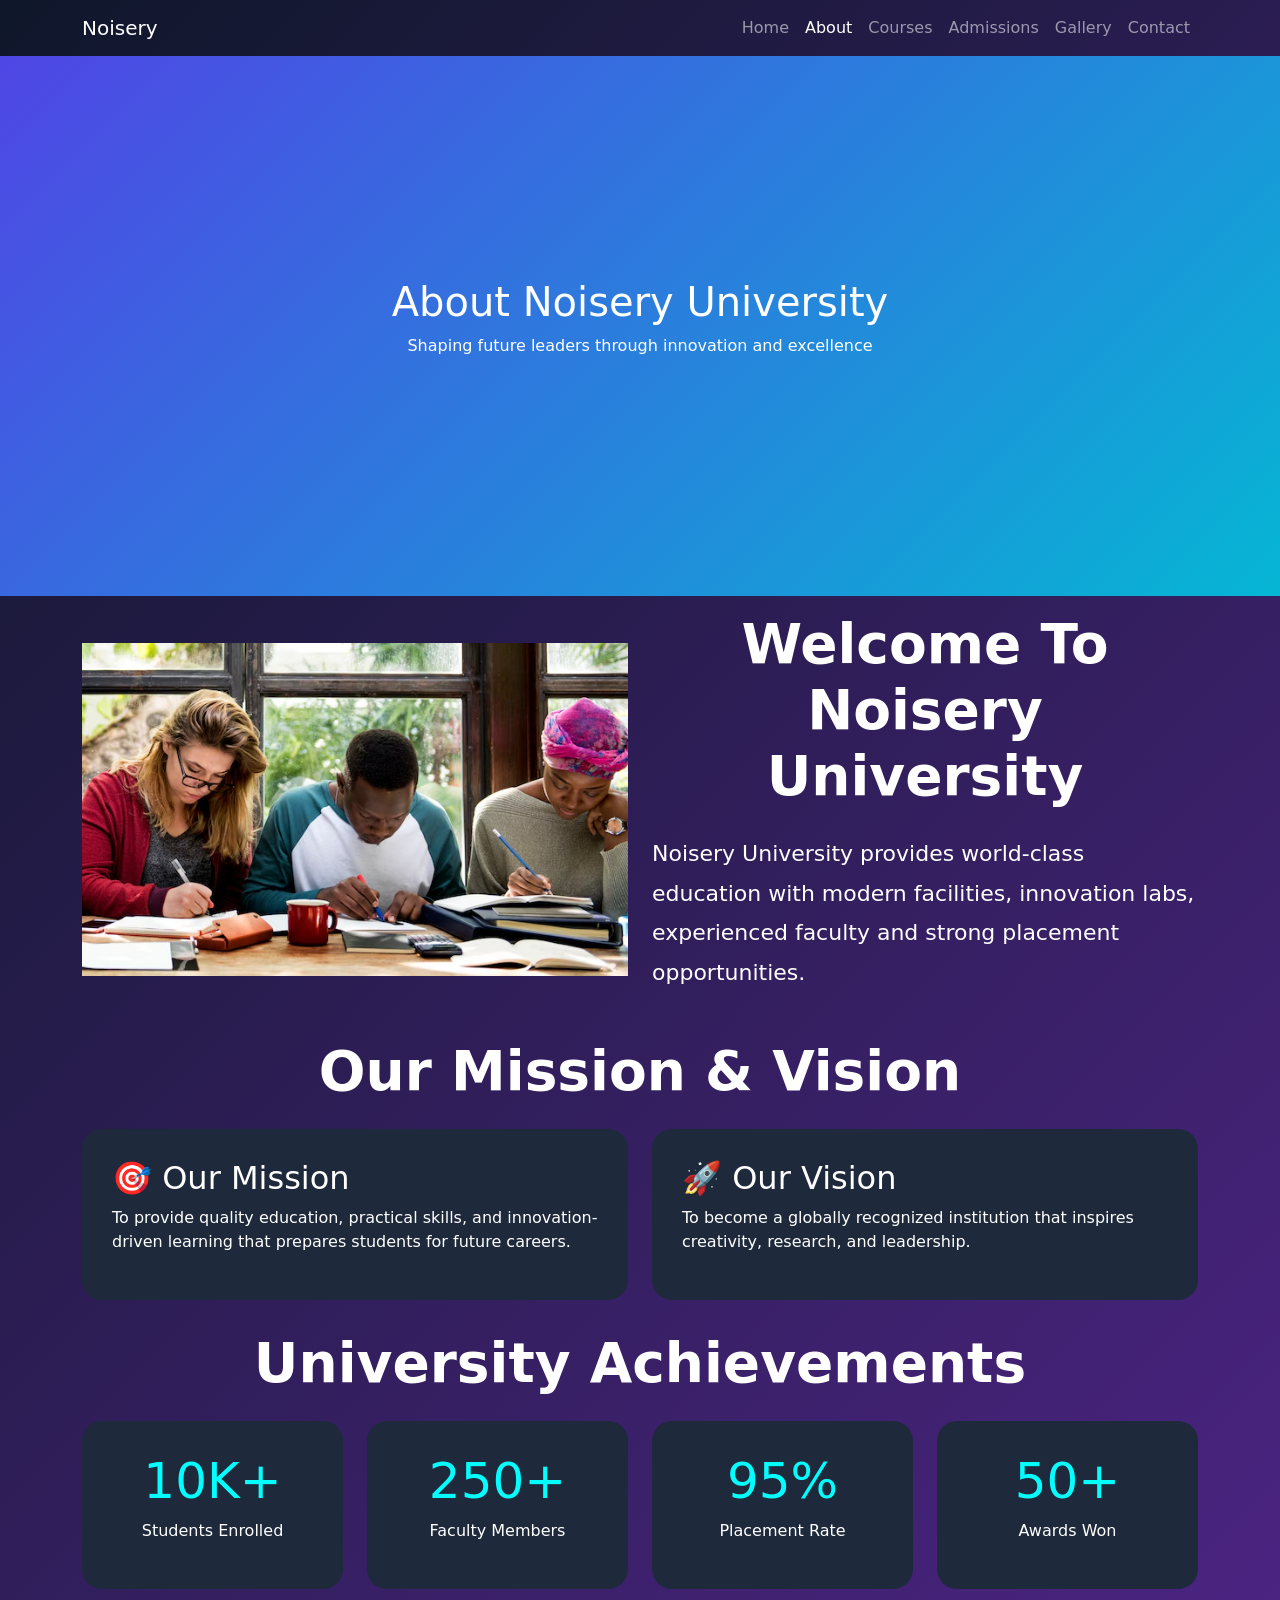
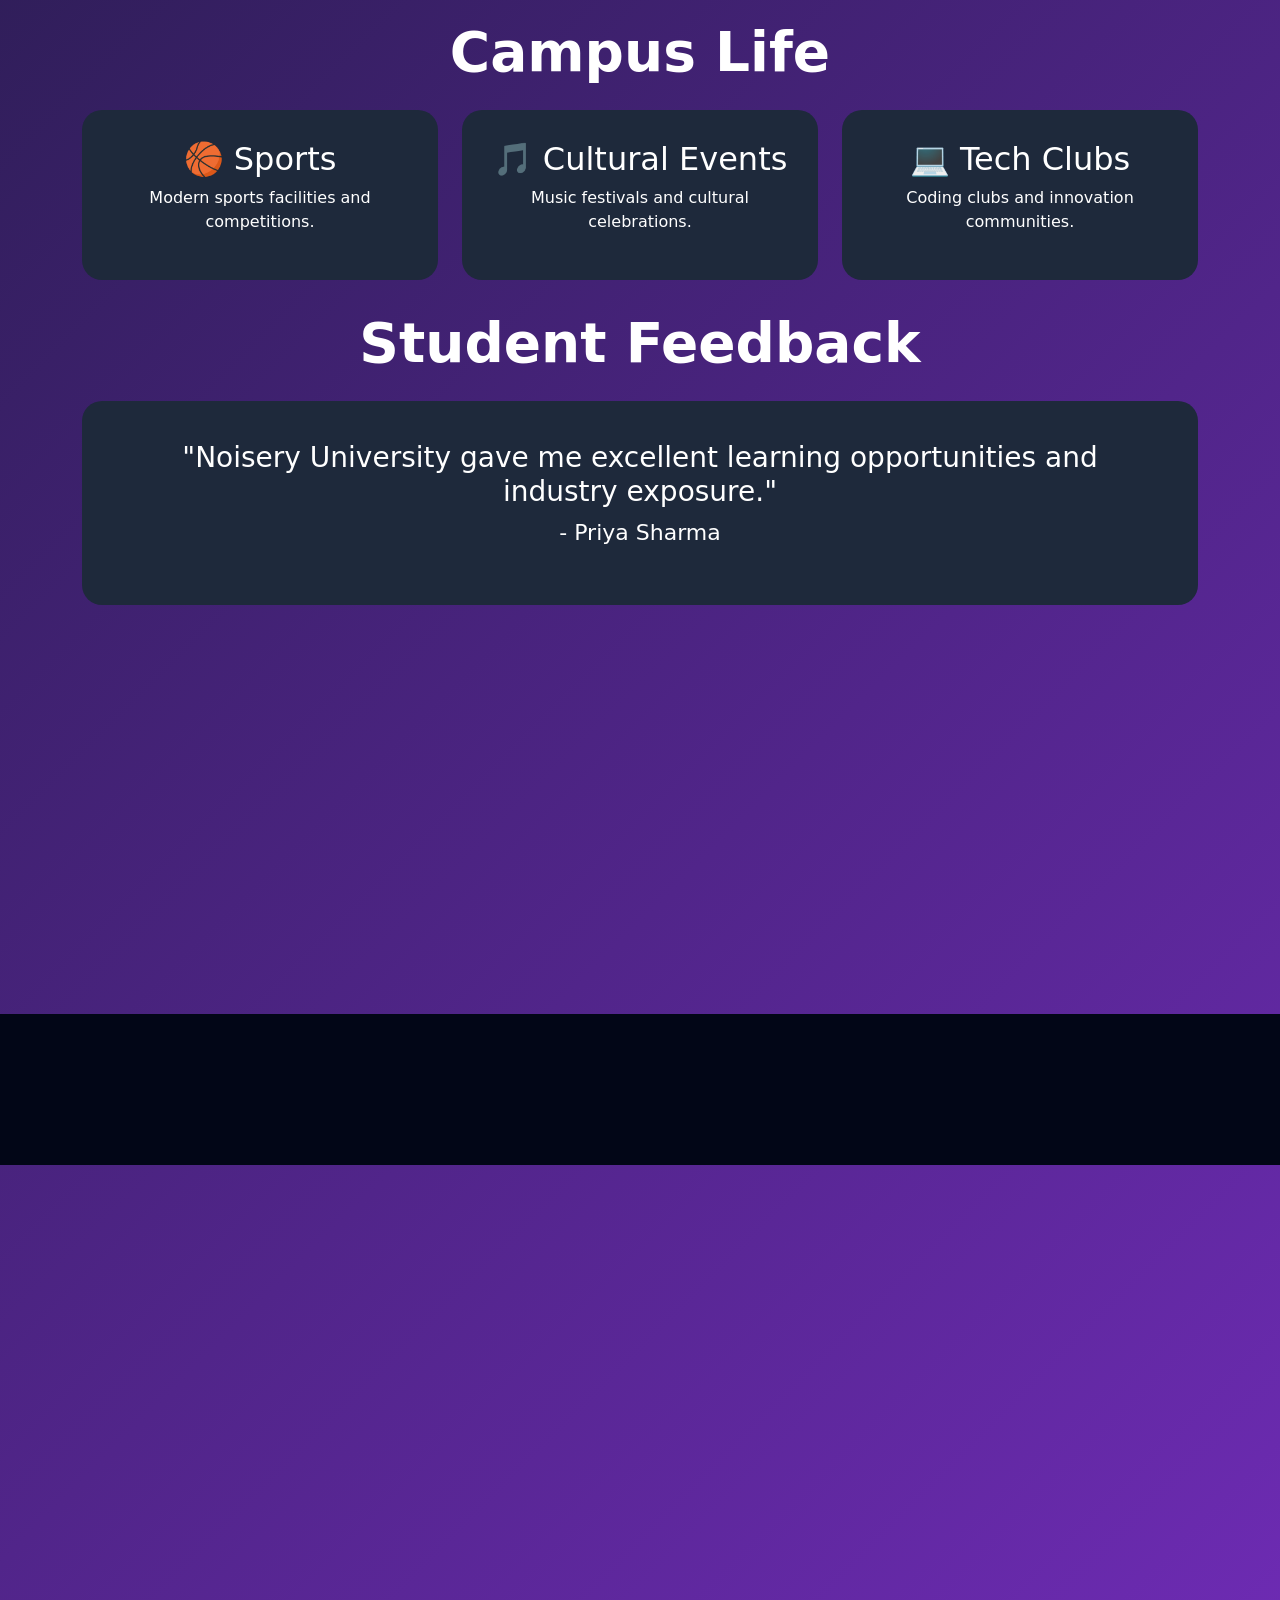
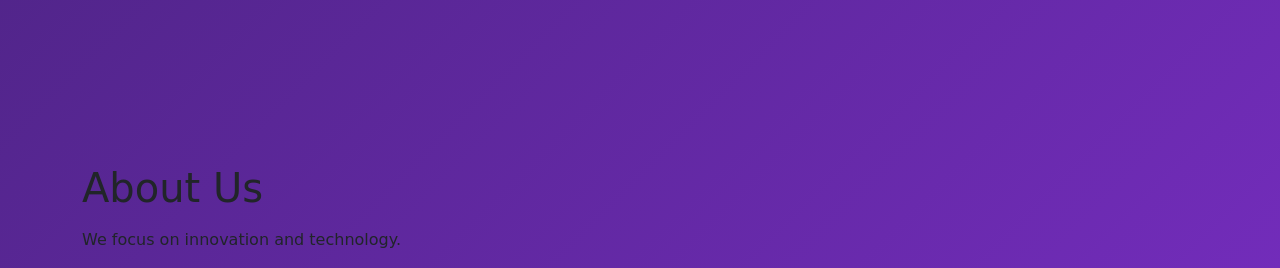
<file: about.html>
<!DOCTYPE html>
<html>
<head>
<title>About</title>

<link href="https://cdn.jsdelivr.net/npm/bootstrap@5.3.2/dist/css/bootstrap.min.css" rel="stylesheet">
<link rel="stylesheet" href="css 1/style.css">
<link href="https://unpkg.com/aos@2.3.4/dist/aos.css" rel="stylesheet">
</head>

<body>

<!-- SAME NAVBAR -->
<nav class="navbar navbar-expand-lg navbar-dark">
<div class="container">
<a class="navbar-brand" href="index.html">Noisery</a>
<div class="collapse navbar-collapse">
<ul class="navbar-nav ms-auto">
<li><a class="nav-link" href="index.html">Home</a></li>
<li><a class="nav-link" href="about.html">About</a></li>
<li><a class="nav-link" href="courses.html">Courses</a></li>
<li><a class="nav-link" href="admissions.html">Admissions</a></li>
<li><a class="nav-link" href="gallery.html">Gallery</a></li>
<li><a class="nav-link" href="contact.html">Contact</a></li>
</ul>
</div>
</div>
</nav>
<!-- HERO SECTION -->
<section class="about-hero text-center text-white d-flex align-items-center">
  <div class="container">
    <h1 data-aos="fade-up">About Noisery University</h1>
    <p data-aos="fade-up" data-aos-delay="200">
      Shaping future leaders through innovation and excellence
    </p>
  </div>
</section>
<!-- University Image Section -->

<section class="container py-5">

<div class="row align-items-center">

<div class="col-md-6">

<img src="img1/img 6.avif">


</div>

<div class="col-md-6">

<h1 class="section-heading">
Welcome To Noisery University
</h1>

<p class="university-text">

Noisery University provides world-class education with modern facilities, innovation labs, experienced faculty and strong placement opportunities.

</p>



</div>

</div>

</section>
<!-- OUR MISSION -->

<section class="container py-5">

<h1 class="section-heading">Our Mission & Vision</h1>

<div class="row g-4">

<div class="col-md-6">

<div class="about-card">

<h2>🎯 Our Mission</h2>

<p>
To provide quality education, practical skills, and innovation-driven learning that prepares students for future careers.
</p>

</div>

</div>


<div class="col-md-6">

<div class="about-card">

<h2>🚀 Our Vision</h2>

<p>
To become a globally recognized institution that inspires creativity, research, and leadership.
</p>

</div>

</div>

</div>

</section>



<!-- UNIVERSITY ACHIEVEMENTS -->

<section class="container py-5">

<h1 class="section-heading">University Achievements</h1>

<div class="row g-4 text-center">

<div class="col-md-3">

<div class="achievement-card">

<h1>10K+</h1>

<p>Students Enrolled</p>

</div>

</div>


<div class="col-md-3">

<div class="achievement-card">

<h1>250+</h1>

<p>Faculty Members</p>

</div>

</div>


<div class="col-md-3">

<div class="achievement-card">

<h1>95%</h1>

<p>Placement Rate</p>

</div>

</div>


<div class="col-md-3">

<div class="achievement-card">

<h1>50+</h1>

<p>Awards Won</p>

</div>

</div>

</div>

</section>



<!-- CAMPUS LIFE -->

<section class="container py-5">

<h1 class="section-heading">Campus Life</h1>

<div class="row g-4">

<div class="col-md-4">

<div class="campus-card">

<h2>🏀 Sports</h2>

<p>Modern sports facilities and competitions.</p>

</div>

</div>


<div class="col-md-4">

<div class="campus-card">

<h2>🎵 Cultural Events</h2>

<p>Music festivals and cultural celebrations.</p>

</div>

</div>


<div class="col-md-4">

<div class="campus-card">

<h2>💻 Tech Clubs</h2>

<p>Coding clubs and innovation communities.</p>

</div>

</div>

</div>

</section>



<!-- STUDENT FEEDBACK -->

<section class="container py-5">

<h1 class="section-heading">

Student Feedback

</h1>

<div class="feedback-card">

<h3>

"Noisery University gave me excellent learning opportunities and industry exposure."

</h3>

<p>

- Priya Sharma

</p>

</div>

</section>

<!-- ABOUT CONTENT -->
<section class="container py-5">
  <div class="row align-items-center">
    
    <div class="col-md-6" data-aos="fade-right">
      <img src="img1/img1.jpg" class="img-fluid rounded">
    </div>

    <div class="col-md-6" data-aos="fade-left">
      <h2>Who We Are</h2>
      <p>
        Noisery University is a modern institution focused on technology,
        innovation, and global education. We provide students with
        cutting-edge learning experiences.
      </p>
      <p>
        Our campus offers world-class facilities, experienced faculty,
        and strong industry connections.
      </p>
    </div>

  </div>
</section>

<!-- STATS SECTION -->
<section class="stats text-center text-white py-5">
  <div class="container">
    <div class="row">
      
      <div class="col-md-3" data-aos="zoom-in">
        <h2>5000+</h2>
        <p>Students</p>
      </div>

      <div class="col-md-3" data-aos="zoom-in" data-aos-delay="200">
        <h2>120+</h2>
        <p>Courses</p>
      </div>

      <div class="col-md-3" data-aos="zoom-in" data-aos-delay="400">
        <h2>300+</h2>
        <p>Faculty</p>
      </div>

      <div class="col-md-3" data-aos="zoom-in" data-aos-delay="600">
        <h2>95%</h2>
        <p>Placements</p>
      </div>

    </div>
  </div>
</section>

<!-- TEAM SECTION -->
<section class="container py-5">
  <h2 class="text-center mb-5" data-aos="fade-up">Our Leadership</h2>

  <div class="row text-center">
    
    <div class="col-md-4" data-aos="flip-left">
      <div class="card-custom p-3">
        <img src="img1/img3.jpeg" class="rounded-circle mb-3">
        <h5>Dr. Sharma</h5>
        <p>Vice Chancellor</p>
      </div>
    </div>

    <div class="col-md-4" data-aos="flip-left" data-aos-delay="200">
      <div class="card-custom p-3">
        <img src="img1/img4.jpeg" class="rounded-circle mb-3">
        <h5>Prof. Singh</h5>
        <p>Dean</p>
      </div>
    </div>

    <div class="col-md-4" data-aos="flip-left" data-aos-delay="400">
      <div class="card-custom p-3">
        <img src="img1/img2.jpg" class="rounded-circle mb-3">
        <h5>Dr. Kaur</h5>
        <p>Head of Department</p>
      </div>
    </div>

  </div>
</section>

<!-- CTA SECTION -->
<section class="text-center py-5">
  <h2 data-aos="fade-up">Join Noisery University Today</h2>
  <a href="admissions.html" class="btn btn-info mt-3" data-aos="zoom-in">
    Apply Now
  </a>
</section>
<div class="container mt-5">
<h1>About Us</h1>
<div class="card-custom mt-3">
<p>We focus on innovation and technology.</p>
</div>
</div>

<script src="js 1/script.js"></script>
<script src="https://unpkg.com/aos@2.3.4/dist/aos.js"></script>
<script>
AOS.init();
</script>
</body>
</html>
</file>
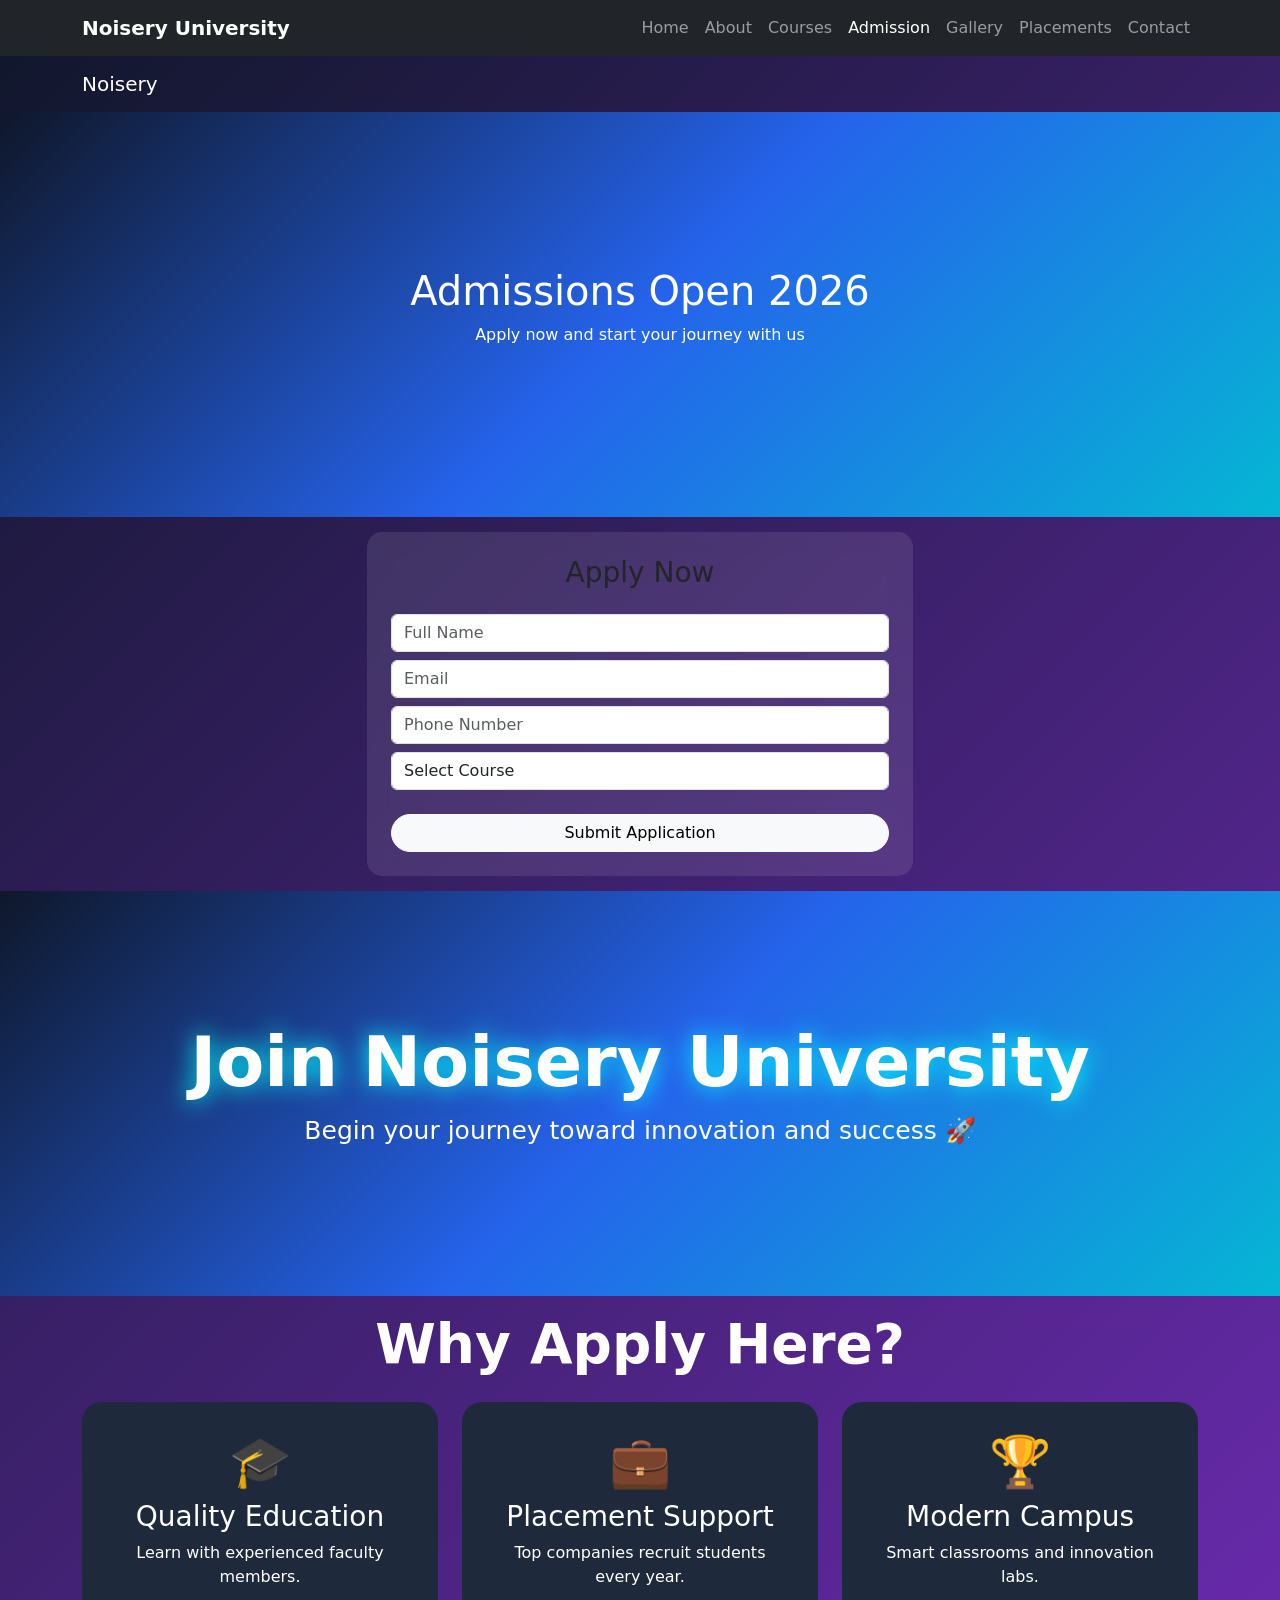
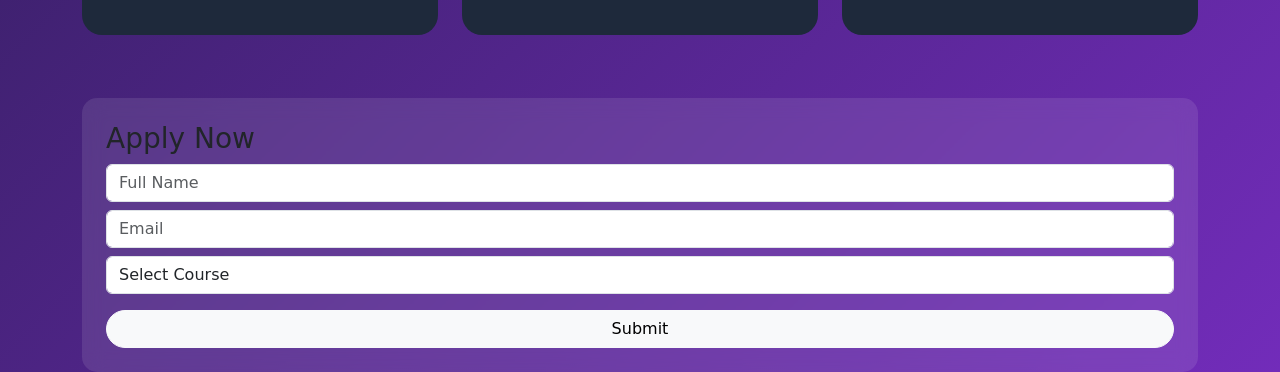
<file: admissions.html>
<!DOCTYPE html>
<html>
<head>
<title>Admissions</title>

<link href="https://cdn.jsdelivr.net/npm/bootstrap@5.3.2/dist/css/bootstrap.min.css" rel="stylesheet">
<link rel="stylesheet" href="css 1/style.css">
<link href="https://unpkg.com/aos@2.3.4/dist/aos.css" rel="stylesheet">
</head>

<body>
  <nav class="navbar navbar-expand-lg navbar-dark bg-dark sticky-top">

<div class="container">

<a class="navbar-brand fw-bold" href="index.html">
Noisery University
</a>

<button class="navbar-toggler"
type="button"
data-bs-toggle="collapse"
data-bs-target="#navbarNav">

<span class="navbar-toggler-icon"></span>

</button>

<div class="collapse navbar-collapse"
id="navbarNav">

<ul class="navbar-nav ms-auto">

<li class="nav-item">
<a class="nav-link" href="index.html">Home</a>
</li>

<li class="nav-item">
<a class="nav-link" href="about.html">About</a>
</li>

<li class="nav-item">
<a class="nav-link" href="courses.html">Courses</a>
</li>

<li class="nav-item">
<a class="nav-link active" href="admissions.html">Admission</a>
</li>

<li class="nav-item">
<a class="nav-link" href="gallery.html">Gallery</a>
</li>

<li class="nav-item">
<a class="nav-link" href="placements.html">Placements</a>
</li>

<li class="nav-item">
<a class="nav-link" href="contact.html">Contact</a>
</li>

</ul>

</div>

</div>

</nav>

<nav class="navbar navbar-expand-lg navbar-dark">
<div class="container">
<a class="navbar-brand" href="index.html">Noisery</a>
</div>
</nav>
<section class="admission-hero text-center text-white d-flex align-items-center">
  <div class="container">
    <h1 data-aos="fade-up">Admissions Open 2026</h1>
    <p data-aos="fade-up" data-aos-delay="200">
      Apply now and start your journey with us
    </p>
  </div>
</section>

<section class="container py-5">
  <div class="row justify-content-center">
    <div class="col-md-6">

      <form id="admissionForm" class="form-box glass p-4">

        <h3 class="text-center mb-4">Apply Now</h3>

        <input type="text" id="name" class="form-control my-2" placeholder="Full Name">
        
        <input type="email" id="email" class="form-control my-2" placeholder="Email">

        <input type="tel" id="phone" class="form-control my-2" placeholder="Phone Number">

        <select id="course" class="form-control my-2">
          <option value="">Select Course</option>
          <option>B.Tech</option>
          <option>MBA</option>
          <option>BCA</option>
          <option>AI & Data Science</option>
        </select>

        <button class="btn btn-light w-100 mt-3">Submit Application</button>

      </form>

    </div>
  </div>
</section>

<!-- SUCCESS POPUP -->
<div id="successPopup" class="popup">
  <div class="popup-content">
    <h2>🎉 Application Submitted!</h2>
    <p>We will contact you soon.</p>
    <button onclick="closePopup()" class="btn btn-info">OK</button>
  </div>
</div>

<!-- Admission Hero -->

<section class="admission-hero">

<div class="container text-center">

<h1 class="admission-heading">

Join Noisery University

</h1>

<p class="admission-text">

Begin your journey toward innovation and success 🚀

</p>

</div>

</section>



<!-- Admission Benefits -->

<section class="container py-5">

<h1 class="section-heading">

Why Apply Here?

</h1>

<div class="row g-4">

<div class="col-md-4">

<div class="benefit-card">

<h1>🎓</h1>

<h3>Quality Education</h3>

<p>Learn with experienced faculty members.</p>

</div>

</div>


<div class="col-md-4">

<div class="benefit-card">

<h1>💼</h1>

<h3>Placement Support</h3>

<p>Top companies recruit students every year.</p>

</div>

</div>


<div class="col-md-4">

<div class="benefit-card">

<h1>🏆</h1>

<h3>Modern Campus</h3>

<p>Smart classrooms and innovation labs.</p>

</div>

</div>

</div>

</section>
<div class="container mt-5">
<form id="form" class="glass p-4">
<h3>Apply Now</h3>

<input class="form-control my-2" placeholder="Full Name">
<input class="form-control my-2" placeholder="Email">

<select class="form-control my-2">
<option>Select Course</option>
<option>B.Tech</option>
<option>MBA</option>
</select>

<button class="btn btn-light w-100 mt-2">Submit</button>
</form>
</div>

<script src="js 1/form.js"></script>
<script src="js 1/script.js"></script>
<script src="https://unpkg.com/aos@2.3.4/dist/aos.js"></script>
<script>
AOS.init();
</script>
</body>
</html>
</file>
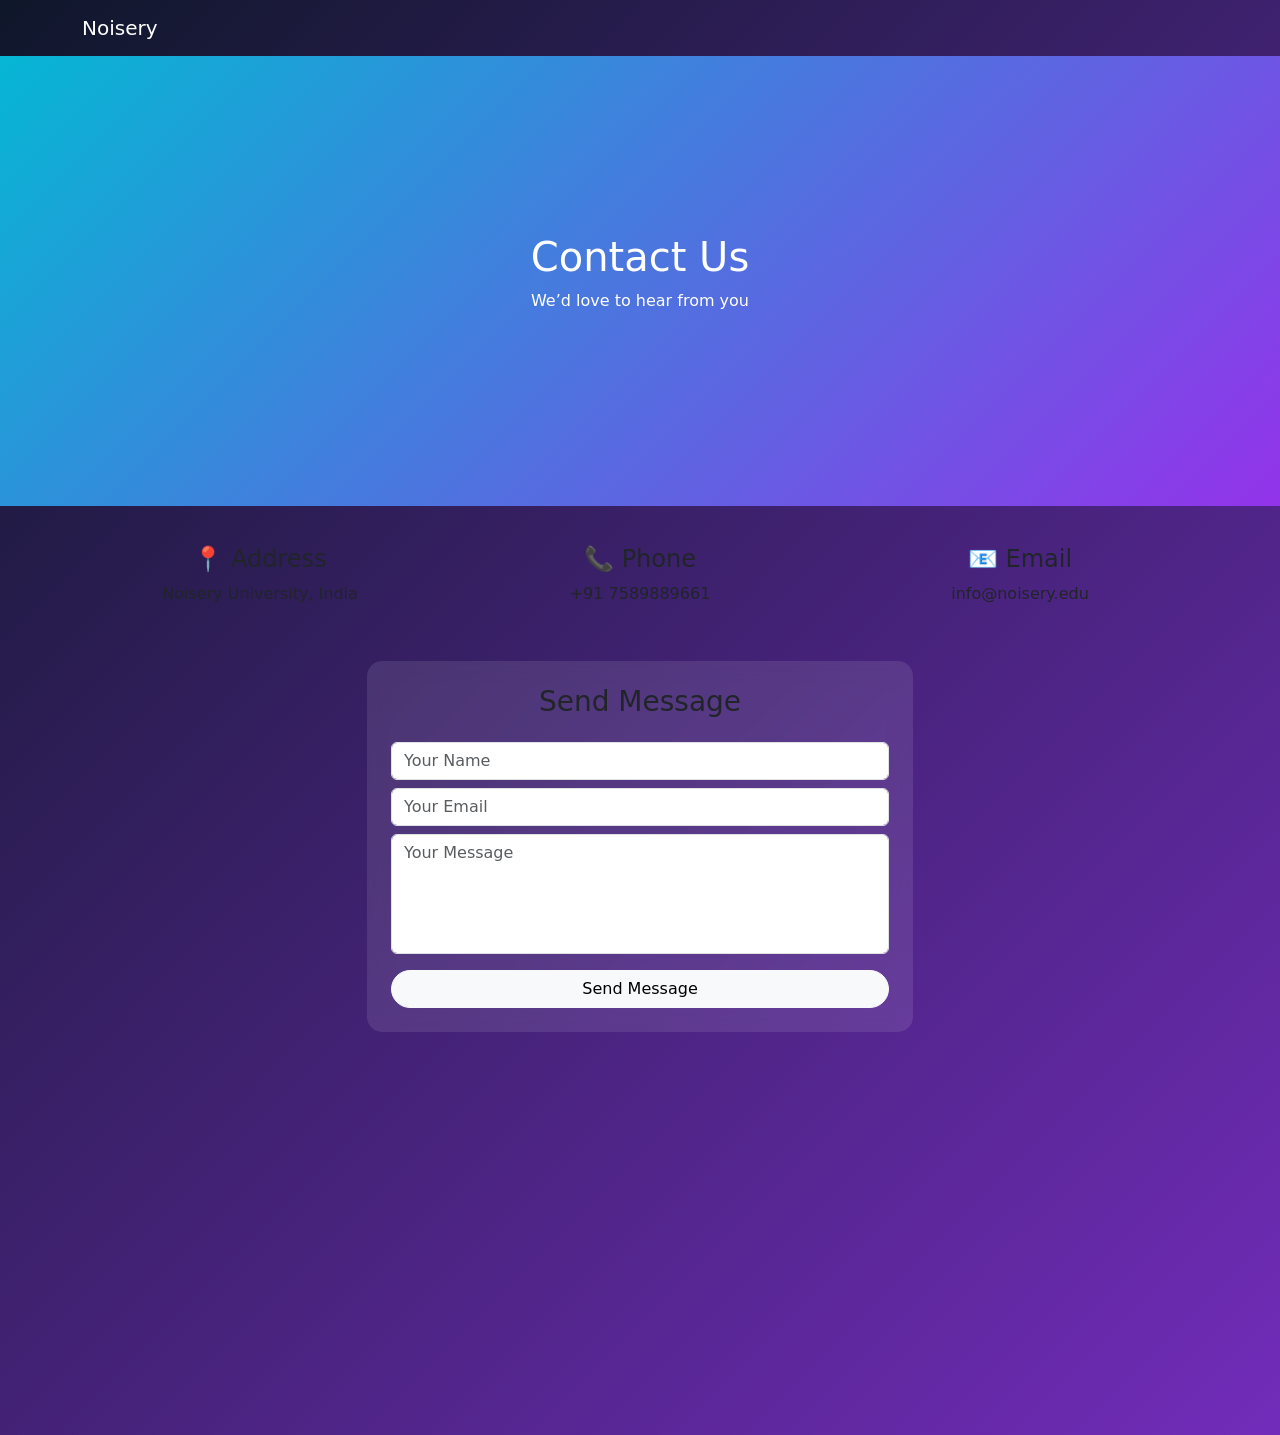
<file: contact.html>
<!DOCTYPE html>
<html>
<head>
<title>Contact</title>

<link href="https://cdn.jsdelivr.net/npm/bootstrap@5.3.2/dist/css/bootstrap.min.css" rel="stylesheet">
<link rel="stylesheet" href="css 1/style.css">
<link href="https://unpkg.com/aos@2.3.4/dist/aos.css" rel="stylesheet">
</head>

<body>

<nav class="navbar navbar-expand-lg navbar-dark">
<div class="container">
<a class="navbar-brand" href="index.html">Noisery</a>
</div>
</nav>

<!-- HERO -->
<section class="contact-hero text-center text-white d-flex align-items-center">
  <div class="container">
    <h1 data-aos="fade-up">Contact Us</h1>
    <p data-aos="fade-up" data-aos-delay="200">
      We’d love to hear from you
    </p>
  </div>
</section>

<!-- CONTACT INFO -->
<section class="container py-5">
  <div class="row text-center">

    <div class="col-md-4" data-aos="zoom-in">
      <div class="card-custom p-4">
        <h4>📍 Address</h4>
        <p>Noisery University, India</p>
      </div>
    </div>

    <div class="col-md-4" data-aos="zoom-in" data-aos-delay="200">
      <div class="card-custom p-4">
        <h4>📞 Phone</h4>
        <p>+91 7589889661</p>
      </div>
    </div>

    <div class="col-md-4" data-aos="zoom-in" data-aos-delay="400">
      <div class="card-custom p-4">
        <h4>📧 Email</h4>
        <p>info@noisery.edu</p>
      </div>
    </div>

  </div>
</section>

<!-- CONTACT FORM -->
<section class="container pb-5">
  <div class="row justify-content-center">
    <div class="col-md-6">

      <form id="contactForm" class="form-box glass p-4">

        <h3 class="text-center mb-4">Send Message</h3>

        <input type="text" id="cname" class="form-control my-2" placeholder="Your Name">
        <input type="email" id="cemail" class="form-control my-2" placeholder="Your Email">
        <textarea id="message" class="form-control my-2" placeholder="Your Message"></textarea>

        <button class="btn btn-light w-100 mt-2">Send Message</button>

      </form>

    </div>
  </div>
</section>

<!-- MAP -->
<section class="container pb-5">
  <iframe 
    src="https://maps.google.com/maps?q=university&t=&z=13&ie=UTF8&iwloc=&output=embed"
    width="100%" height="300" style="border-radius:10px;">
  </iframe>
</section>

<!-- SUCCESS POPUP -->
<div id="contactPopup" class="popup">
  <div class="popup-content">
    <h2>✅ Message Sent!</h2>
    <p>We will contact you soon.</p>
    <button onclick="closeContactPopup()" class="btn btn-info">OK</button>
  </div>
</div>

<script src="js 1/script.js"></script>
<script src="https://unpkg.com/aos@2.3.4/dist/aos.js"></script>
<script>
AOS.init();
</script>
<script src="js 1/contact.js"></script>
</body>
</html>
</file>
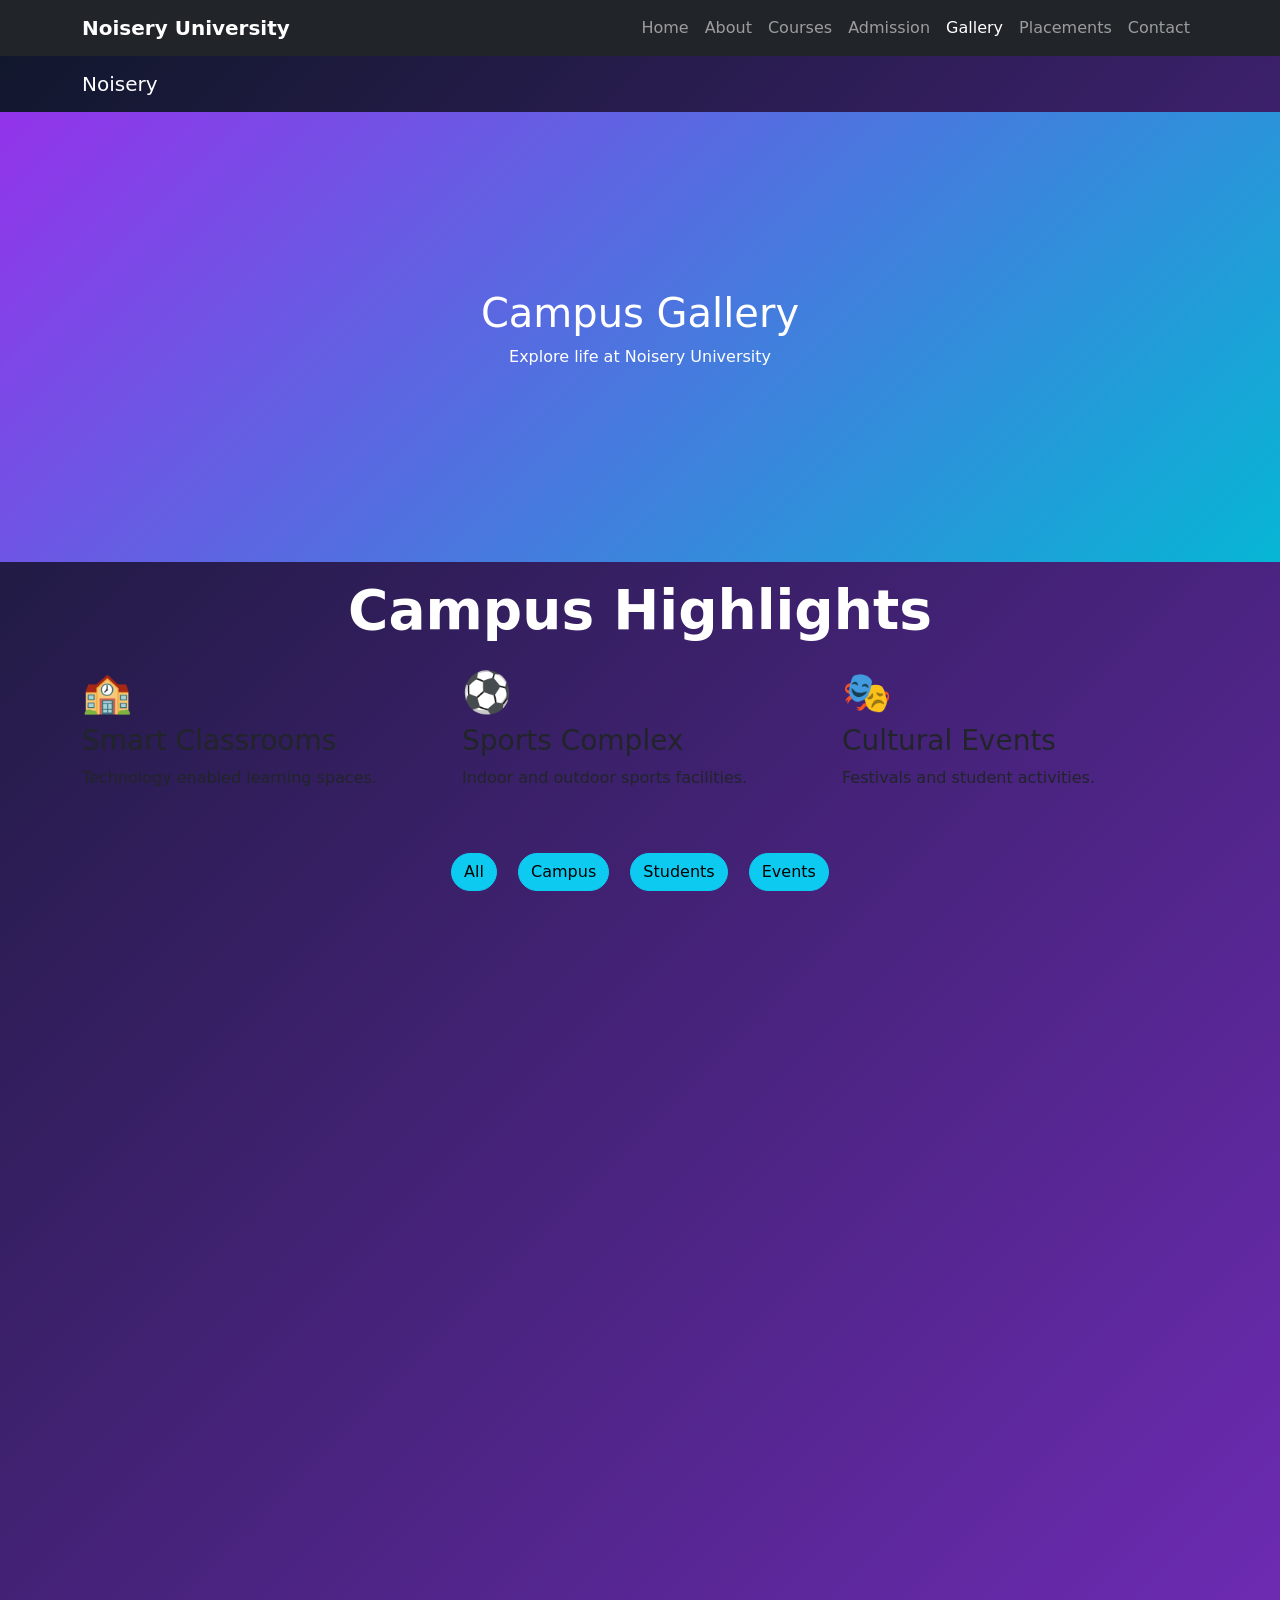
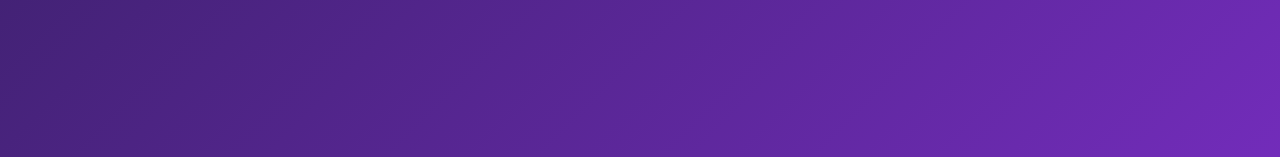
<file: gallery.html>
<!DOCTYPE html>
<html>
<head>
<title>Gallery</title>

<link href="https://cdn.jsdelivr.net/npm/bootstrap@5.3.2/dist/css/bootstrap.min.css" rel="stylesheet">
<link rel="stylesheet" href="css 1/style.css">
<link href="https://unpkg.com/aos@2.3.4/dist/aos.css" rel="stylesheet">
</head>

<body>
  <nav class="navbar navbar-expand-lg navbar-dark bg-dark sticky-top">

<div class="container">

<a class="navbar-brand fw-bold" href="index.html">
Noisery University
</a>

<button class="navbar-toggler"
type="button"
data-bs-toggle="collapse"
data-bs-target="#navbarNav">

<span class="navbar-toggler-icon"></span>

</button>

<div class="collapse navbar-collapse"
id="navbarNav">

<ul class="navbar-nav ms-auto">

<li class="nav-item">
<a class="nav-link" href="index.html">Home</a>
</li>

<li class="nav-item">
<a class="nav-link" href="about.html">About</a>
</li>

<li class="nav-item">
<a class="nav-link" href="courses.html">Courses</a>
</li>

<li class="nav-item">
<a class="nav-link" href="admission.html">Admission</a>
</li>

<li class="nav-item">
<a class="nav-link active" href="gallery.html">Gallery</a>
</li>

<li class="nav-item">
<a class="nav-link" href="placements.html">Placements</a>
</li>

<li class="nav-item">
<a class="nav-link" href="contact.html">Contact</a>
</li>

</ul>

</div>

</div>

</nav>

<nav class="navbar navbar-expand-lg navbar-dark">
<div class="container">
<a class="navbar-brand" href="index.html">Noisery</a>
</div>
</nav>
<!-- HERO -->
<section class="gallery-hero text-center text-white d-flex align-items-center">
  <div class="container">
    <h1 data-aos="fade-up">Campus Gallery</h1>
    <p data-aos="fade-up" data-aos-delay="200">
      Explore life at Noisery University
    </p>
  </div>
</section>
<!-- Gallery Hero -->





<!-- Gallery Highlights -->

<section class="container py-5">

<h1 class="section-heading">

Campus Highlights

</h1>

<div class="row g-4">

<div class="col-md-4">

<div class="highlight-card">

<h1>🏫</h1>

<h3>Smart Classrooms</h3>

<p>Technology enabled learning spaces.</p>

</div>

</div>


<div class="col-md-4">

<div class="highlight-card">

<h1>⚽</h1>

<h3>Sports Complex</h3>

<p>Indoor and outdoor sports facilities.</p>

</div>

</div>


<div class="col-md-4">

<div class="highlight-card">

<h1>🎭</h1>

<h3>Cultural Events</h3>

<p>Festivals and student activities.</p>

</div>

</div>

</div>

</section>

<!-- FILTER BUTTONS -->

<section class="container text-center py-4">
  <button class="btn btn-info m-2 filter-btn" data-filter="all">All</button>
  <button class="btn btn-info m-2 filter-btn" data-filter="campus">Campus</button>
  <button class="btn btn-info m-2 filter-btn" data-filter="students">Students</button>
  <button class="btn btn-info m-2 filter-btn" data-filter="events">Events</button>
</section>


<!-- GALLERY GRID -->
<section class="container pb-5">
  <div class="row g-3" id="gallery">

    <div class="col-md-4 gallery-item campus" data-aos="zoom-in">
      <img src="img1/img 6.avif">
    </div>

    <div class="col-md-4 gallery-item students" data-aos="zoom-in">
      <img src="img1/img7.jpg">
    </div>

    <div class="col-md-4 gallery-item events" data-aos="zoom-in">
      <img src="img1/img7.jpeg">
    </div>

    <div class="col-md-4 gallery-item campus" data-aos="zoom-in">
      <img src="img1/img8.jpeg">
    </div>

    <div class="col-md-4 gallery-item students" data-aos="zoom-in">
      <img src="img1/img9.jpeg">
    </div>

    <div class="col-md-4 gallery-item events" data-aos="zoom-in">
      <img src="img1/img10.jpeg">
    </div>

  </div>
</section>

<!-- LIGHTBOX -->
<div id="lightbox">
  <span onclick="closeLightbox()">×</span>
  <img id="lightbox-img">
</div>

<div class="container mt-5">
<div class="row g-3">

<div class="col-md-4" data-aos="zoom-in">
<img src="img1/img11.jpg">
</div>

<div class="col-md-4" data-aos="zoom-in" data-aos-delay="200">
<img src="img1/img13.avif">
</div>

<div class="col-md-4" data-aos="zoom-in" data-aos-delay="400">
<img src="img1/img14.png">
</div>

</div>
</div>

<script src="js 1/script.js"></script>
<script src="https://unpkg.com/aos@2.3.4/dist/aos.js"></script>
<script>
AOS.init();
</script>
<script src="js 1/gallery.js"></script>
</body>
</html>
</file>
<file: css 1/style.css>
/* Gradient background animation */
body{
background: linear-gradient(-45deg,#4f46e5,#06b6d4,#9333ea,#0f172a);
background-size: 400% 400%;
animation: gradientBG 10s ease infinite;
}

@keyframes gradientBG{
0%{background-position:0% 50%;}
50%{background-position:100% 50%;}
100%{background-position:0% 50%;}
}

/* Glass effect */
.glass{
background: rgba(255,255,255,0.1);
backdrop-filter: blur(10px);
border-radius: 15px;
}

/* Hover glow */
.card-custom:hover{
transform: translateY(-10px) scale(1.05);
box-shadow: 0 10px 30px rgba(0,0,0,0.5);
}

/* Buttons */
.btn{
border-radius:30px;
transition:0.3s;
}
.btn:hover{
transform:scale(1.1);
box-shadow:0 0 15px white;
}
/* About Hero */
.about-hero{
height:60vh;
background:linear-gradient(135deg,#4f46e5,#06b6d4);
}

/* Stats */
.stats{
background:#020617;
}

/* Images */
img{
max-width:100%;
}

/* Rounded team images */
.rounded-circle{
width:150px;
height:150px;
object-fit:cover;
}
/* Courses Hero */
.courses-hero{
height:60vh;
background:linear-gradient(135deg,#9333ea,#06b6d4);
}

/* Course Card */
.course-card{
background:#1e293b;
padding:20px;
border-radius:15px;
transition:0.3s;
}

.course-card:hover{
transform:translateY(-10px) scale(1.03);
box-shadow:0 10px 25px rgba(0,0,0,0.5);
}
.course-card{
background:#1e293b;
padding:20px;
border-radius:15px;
color:white;
}

.course-card h4{
color:#ffffff;
}

.course-card p{
color:#cbd5e1;
}
/* Hero */
.admission-hero{
height:50vh;
background:linear-gradient(135deg,#06b6d4,#4f46e5);
}
/* HERO */

.placement-hero{

height:55vh;   /* reduced from 70vh */

background:linear-gradient(
135deg,
#0f172a,
#2563eb,
#06b6d4
);

display:flex;

justify-content:center;

align-items:center;

}


/* BIG HEADING */

.main-heading{

font-size:85px;     /* increased */

font-weight:900;

letter-spacing:2px;

color:white;

text-shadow:0 0 25px cyan;

}


.hero-text{

font-size:32px;     /* increased */

font-weight:500;

color:white;

margin-top:15px;

}


/* SECTION TITLE */

.section-heading{

font-size:55px;      /* increased */

font-weight:bold;

margin-bottom:25px;  /* reduced */

color:white;

text-align:center;

}


/* STATS */

.stats-card{

padding:20px;       /* reduced */

border-radius:20px;

text-align:center;

background:#1e293b;

color:white;

}

.stats-card h1{

font-size:50px;    /* increased */

}

.stats-card p{

font-size:24px;

}


/* STUDENT CARD */

.placement-card{

display:flex;

align-items:center;

gap:30px;

padding:20px;      /* reduced */

margin-bottom:20px;

background:#1e293b;

border-radius:20px;

color:white;

}


.placement-card h2{

font-size:38px;

font-weight:bold;

}

.placement-card p{

font-size:24px;

}

.placement-card h3{

font-size:35px;

color:#06b6d4;

}


/* IMAGE */

.placement-card img{

width:150px;

height:150px;

border-radius:50%;

}


/* RECRUITERS */

.recruiters div{

font-size:24px;

font-weight:bold;

padding:20px;

}


/* PROCESS */

.process-box{

padding:20px;

}

.process-box h1{

font-size:50px;

color:cyan;

}

.process-box h4{

font-size:25px;

}


/* Reduce huge vertical spacing */

.py-5{

padding-top:2rem !important;

padding-bottom:2rem !important;

}

/* Form box */
.form-box{
background:rgba(255,255,255,0.1);
backdrop-filter:blur(10px);
border-radius:15px;
}

/* Popup */
.popup{
display:none;
position:fixed;
top:0;
left:0;
width:100%;
height:100%;
background:rgba(0,0,0,0.7);
justify-content:center;
align-items:center;
}

.popup-content{
background:#1e293b;
padding:30px;
border-radius:15px;
text-align:center;
color:white;
animation:scaleUp 0.4s ease;
}

@keyframes scaleUp{
from{transform:scale(0.7);}
to{transform:scale(1);}
}
/* Hero */
.gallery-hero{
height:50vh;
background:linear-gradient(135deg,#9333ea,#06b6d4);
}

/* Images */
.gallery-item img{
width:100%;
border-radius:10px;
cursor:pointer;
transition:0.3s;
}

.gallery-item img:hover{
transform:scale(1.05);
}

/* Lightbox */
#lightbox{
display:none;
position:fixed;
top:0;
left:0;
width:100%;
height:100%;
background:rgba(0,0,0,0.9);
justify-content:center;
align-items:center;
}

#lightbox img{
max-width:80%;
border-radius:10px;
}

#lightbox span{
position:absolute;
top:20px;
right:30px;
font-size:40px;
color:white;
cursor:pointer;
}
/* Hero */
.contact-hero{
height:50vh;
background:linear-gradient(135deg,#06b6d4,#9333ea);
}

/* Textarea fix */
textarea{
height:120px;
resize:none;
}
/* ===== Placement Page Improvements ===== */

/* Bigger hero section text */

.main-heading{
font-size:85px !important;
font-weight:900 !important;
letter-spacing:2px;
text-shadow:0px 0px 25px cyan;
}

.hero-text{
font-size:32px !important;
font-weight:500;
margin-top:15px;
}


/* Bigger section headings */

.section-heading{
font-size:55px !important;
font-weight:bold;
margin-bottom:20px;
}


/* Remove excessive empty spacing */

.container.py-5{
padding-top:25px !important;
padding-bottom:25px !important;
}


/* Bigger placement cards */

.placement-card{
padding:20px !important;
margin-bottom:20px !important;
}


/* Increase student details size */

.placement-card h2{
font-size:38px !important;
font-weight:bold;
}

.placement-card p{
font-size:24px !important;
}

.placement-card h3{
font-size:35px !important;
color:#06b6d4;
}


/* Bigger statistics section */

.stats-card h1{
font-size:50px !important;
}

.stats-card p{
font-size:24px !important;
}


/* Bigger recruiter names */

.recruiters div{
font-size:25px !important;
font-weight:bold;
}


/* Bigger placement process text */

.process-box h1{
font-size:50px !important;
}

.process-box h4{
font-size:28px !important;
}
/* ===== FIX EMPTY LOOK ON PLACEMENT PAGE ===== */

/* Reduce giant gaps between sections */
.container.py-5{
padding-top:15px !important;
padding-bottom:15px !important;
}


/* Top Recruiters - make proper cards grid */

.recruiters{
display:grid !important;
grid-template-columns:repeat(5,1fr);
gap:20px;
margin-top:20px;
margin-bottom:20px;
}

.recruiters div{

background:#1e293b;

padding:25px;

border-radius:15px;

font-size:26px;

font-weight:bold;

color:white;

text-align:center;

transition:.4s;
}

.recruiters div:hover{

transform:translateY(-5px);

box-shadow:0 0 20px cyan;
}


/* Placement process compact cards */

.process-box{

padding:25px !important;

height:180px;

display:flex;

flex-direction:column;

justify-content:center;

align-items:center;

}

.process-box h1{

font-size:45px;

margin-bottom:10px;
}

.process-box h4{

font-size:24px;
}


/* Reduce huge margins below headings */

.section-heading{

margin-bottom:25px !important;
}


/* Make placement cards closer */

.placement-card{

margin-bottom:15px !important;
}


/* Mobile fix */

@media(max-width:768px){

.recruiters{

grid-template-columns:repeat(2,1fr);

}

}
/* Home page extra sections */

.section-heading{

font-size:45px;
font-weight:bold;
color:white;
text-align:center;
margin-bottom:30px;

}


/* Feature cards */

.feature-card{

background:#1e293b;

padding:30px;

border-radius:20px;

text-align:center;

color:white;

transition:.5s;

}

.feature-card:hover{

transform:translateY(-10px);

box-shadow:0 0 25px cyan;

}


/* Stats */

.stats-card{

background:#1e293b;

padding:30px;

border-radius:20px;

color:white;

}

.stats-card h1{

font-size:50px;
color:cyan;

}


/* Events */

.event-card{

background:#1e293b;

padding:25px;

border-radius:20px;

color:white;

transition:.5s;

}

.event-card:hover{

transform:scale(1.05);

}


/* Review */

.review-card{

background:#1e293b;

padding:40px;

border-radius:20px;

text-align:center;

color:white;

font-size:22px;

}
/* ABOUT PAGE EXTRA DESIGN */

.about-card{

background:#1e293b;

padding:30px;

border-radius:20px;

color:white;

transition:.5s;

}

.about-card:hover{

transform:translateY(-10px);

box-shadow:0 0 20px cyan;

}


/* Achievement cards */

.achievement-card{

background:#1e293b;

padding:30px;

border-radius:20px;

color:white;

transition:.5s;

text-align:center;

}

.achievement-card h1{

font-size:50px;

color:cyan;

}

.achievement-card:hover{

transform:scale(1.05);

}


/* Campus cards */

.campus-card{

background:#1e293b;

padding:30px;

border-radius:20px;

text-align:center;

color:white;

transition:.5s;

}

.campus-card:hover{

transform:translateY(-10px);

box-shadow:0 0 20px cyan;

}


/* Student feedback */

.feedback-card{

background:#1e293b;

padding:40px;

border-radius:20px;

color:white;

text-align:center;

font-size:22px;

}
/* University Image */

.university-img{

width:100%;

height:400px;

object-fit:cover;

border-radius:25px;

box-shadow:0 0 25px rgba(0,255,255,.6);

transition:.5s;

}

.university-img:hover{

transform:scale(1.03);

}


/* Text */

.university-text{

font-size:22px;

line-height:1.8;

color:white;

}
/* Course image section */

.course-image-card{

position:relative;

overflow:hidden;

border-radius:25px;

height:350px;

transition:.5s;

box-shadow:0px 0px 20px rgba(0,255,255,.3);

}


.course-img{

width:100%;

height:100%;

object-fit:cover;

transition:1s;

}


.course-overlay{

position:absolute;

bottom:0;

left:0;

width:100%;

padding:20px;

background:rgba(0,0,0,.6);

color:white;

}


.course-image-card:hover{

transform:translateY(-10px);

}


.course-image-card:hover .course-img{

transform:scale(1.2);

}
/* Reduce large heading area */

.course-hero{

height:35vh !important;

display:flex;

justify-content:center;

align-items:center;

padding:20px;
}


/* Heading size */

.course-hero h1{

font-size:55px !important;

font-weight:bold;

margin-bottom:10px;
}

.course-hero p{

font-size:22px;
}


/* More course cards */

.course-grid-card{

position:relative;

height:280px;

overflow:hidden;

border-radius:20px;

transition:.5s;

box-shadow:0 0 20px rgba(0,255,255,.4);

}

.course-grid-card:hover{

transform:translateY(-10px);

box-shadow:0 0 25px cyan;

}

.course-grid-card img{

width:100%;

height:100%;

object-fit:cover;

transition:1s;

}

.course-grid-card:hover img{

transform:scale(1.15);

}

.course-info{

position:absolute;

bottom:0;

width:100%;

padding:15px;

background:rgba(0,0,0,.7);

color:white;

}
/* Admission Hero */

.admission-hero{

height:45vh;

display:flex;

justify-content:center;

align-items:center;

background:linear-gradient(
135deg,
#0f172a,
#2563eb,
#06b6d4
);

}

.admission-heading{

font-size:70px;

font-weight:bold;

color:white;

text-shadow:0 0 25px cyan;

}

.admission-text{

font-size:25px;

color:white;

}


/* Benefits */

.benefit-card{

background:#1e293b;

padding:30px;

border-radius:20px;

text-align:center;

color:white;

transition:.5s;

}

.benefit-card:hover{

transform:translateY(-10px);

box-shadow:0 0 20px cyan;

}

.benefit-card h1{

font-size:50px;

}
</file>
